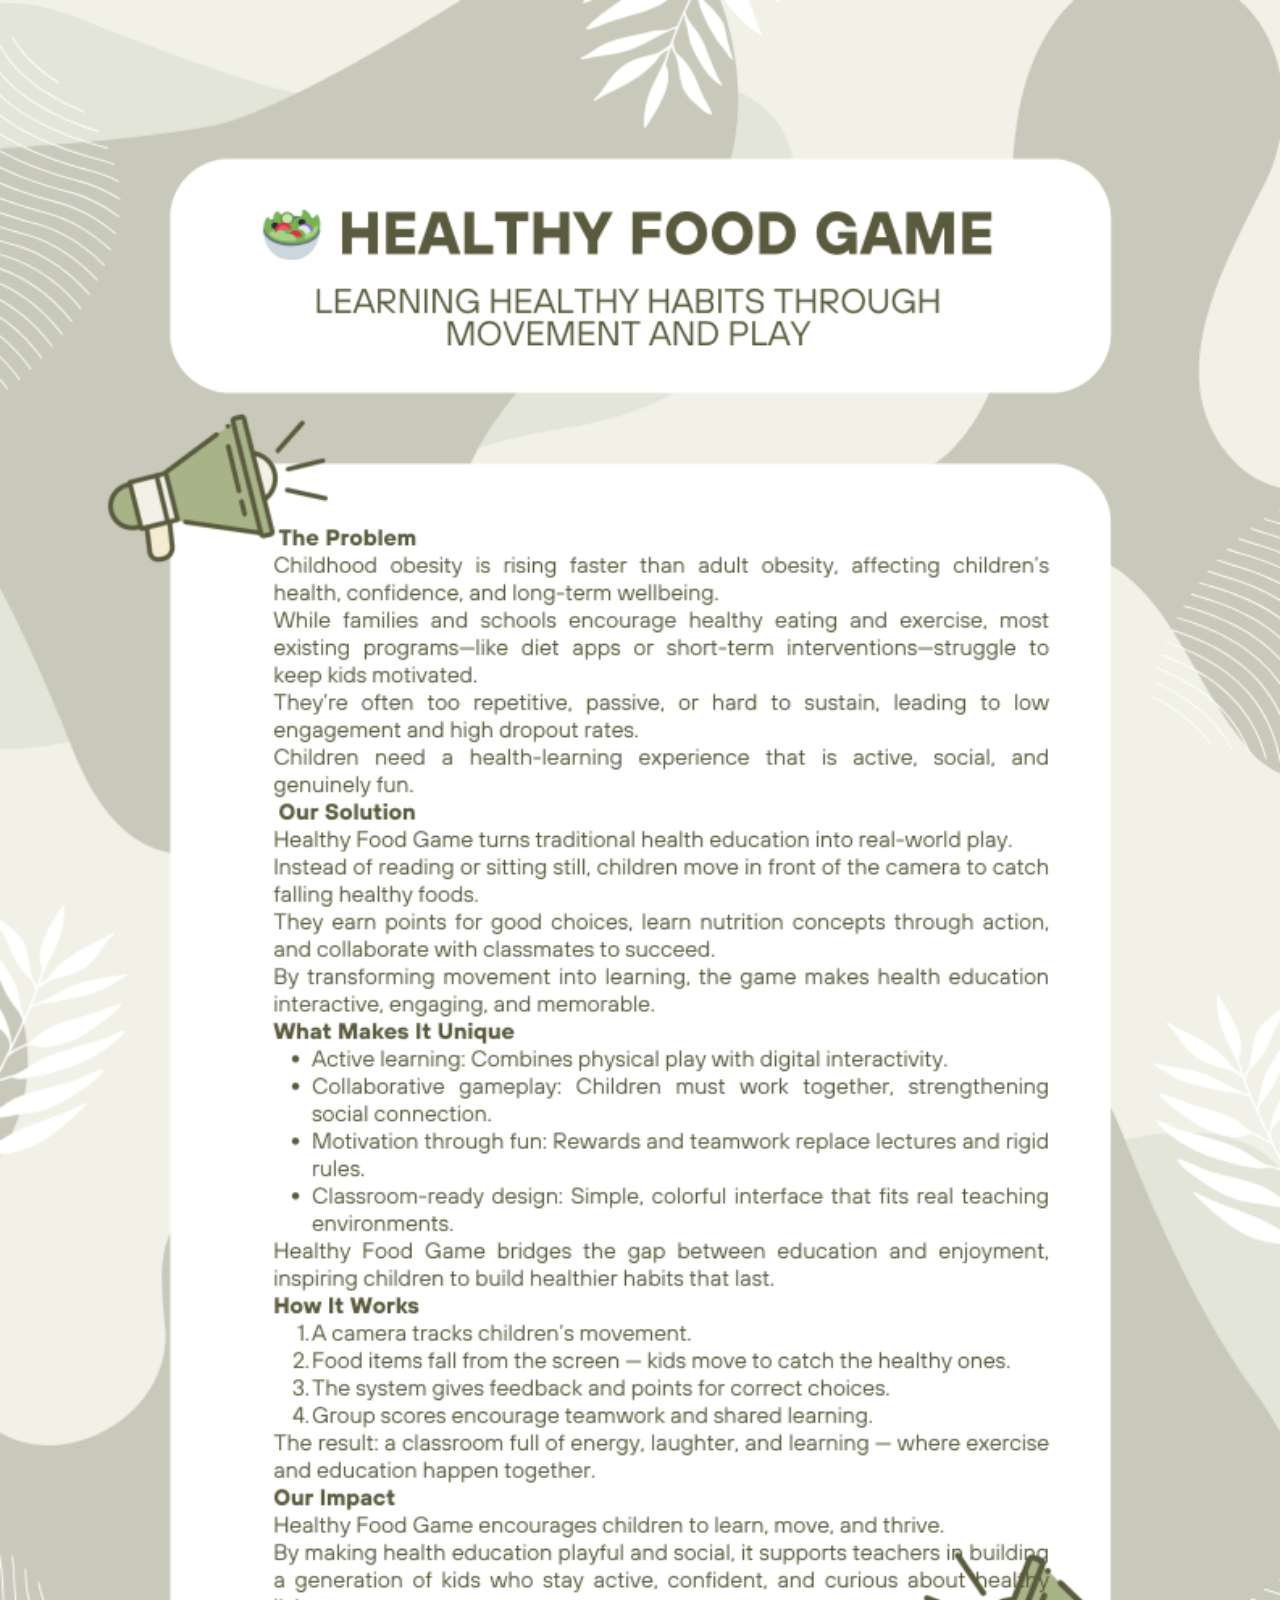
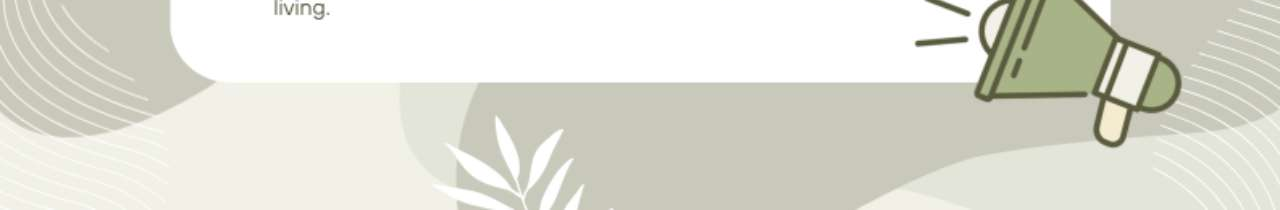
<file: More.html>
<!doctype html>
<html lang="zh-CN">
  <head>
    <meta charset="utf-8" />
    <meta name="viewport" content="width=device-width, initial-scale=1" />
    <title>Full-Page Scrollable Image</title>
    <style>
      html, body {
        margin: 0;
        padding: 0;
        background: #000; /* 背景为黑色，便于衬托白色A4 */
      }
      body {
        overflow-y: auto; /* 允许上下滚动 */
        overflow-x: hidden; /* 禁止水平滚动 */
      }
      img.fullpage {
        display: block;
        width: 100%;          /* 宽度占满屏幕 */
        height: auto;         /* 保持比例 */
        max-width: 100vw;     /* 避免溢出屏幕宽度 */
        user-select: none;
        -webkit-user-drag: none;
      }
    </style>
  </head>
  <body>
    <img class="fullpage" src="page1.jpg" alt="More" />
  </body>
</html>
</file>
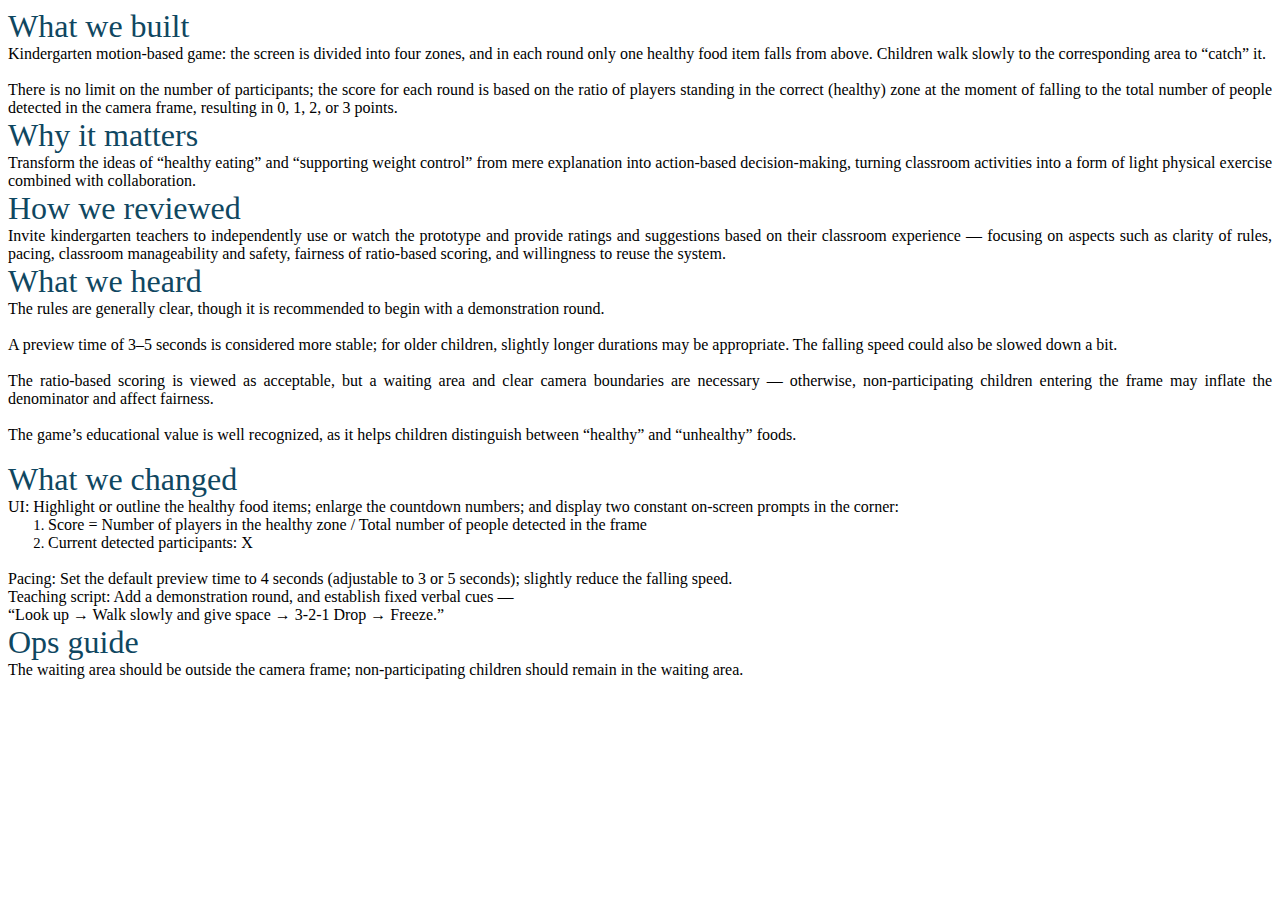
<file: Test.htmL>
<html>

<head>
<meta http-equiv=Content-Type content="text/html; charset=gb2312">
<meta name=Generator content="Microsoft Word 15 (filtered)">
<style>
<!--
 /* Font Definitions */
 @font-face
	{font-family:Wingdings;
	panose-1:5 0 0 0 0 0 0 0 0 0;}
@font-face
	{font-family:����;
	panose-1:2 1 6 0 3 1 1 1 1 1;}
@font-face
	{font-family:"Cambria Math";
	panose-1:2 4 5 3 5 4 6 3 2 4;}
@font-face
	{font-family:����;
	panose-1:2 1 6 0 3 1 1 1 1 1;}
@font-face
	{font-family:"���� Light";
	panose-1:2 1 6 0 3 1 1 1 1 1;}
@font-face
	{font-family:"\@����";
	panose-1:2 1 6 0 3 1 1 1 1 1;}
@font-face
	{font-family:"\@���� Light";
	panose-1:2 1 6 0 3 1 1 1 1 1;}
@font-face
	{font-family:"\@����";
	panose-1:2 1 6 0 3 1 1 1 1 1;}
 /* Style Definitions */
 p.MsoNormal, li.MsoNormal, div.MsoNormal
	{margin:0cm;
	margin-bottom:.0001pt;
	text-align:justify;
	text-justify:inter-ideograph;
	font-size:11.0pt;
	font-family:����;}
h1
	{mso-style-link:"���� 1 Char";
	margin-top:24.0pt;
	margin-right:0cm;
	margin-bottom:4.0pt;
	margin-left:0cm;
	text-align:justify;
	text-justify:inter-ideograph;
	page-break-after:avoid;
	font-size:24.0pt;
	font-family:"���� Light";
	color:#0F4761;
	font-weight:normal;}
h2
	{mso-style-link:"���� 2 Char";
	margin-top:8.0pt;
	margin-right:0cm;
	margin-bottom:4.0pt;
	margin-left:0cm;
	text-align:justify;
	text-justify:inter-ideograph;
	page-break-after:avoid;
	font-size:20.0pt;
	font-family:"���� Light";
	color:#0F4761;
	font-weight:normal;}
h3
	{mso-style-link:"���� 3 Char";
	margin-top:8.0pt;
	margin-right:0cm;
	margin-bottom:4.0pt;
	margin-left:0cm;
	text-align:justify;
	text-justify:inter-ideograph;
	page-break-after:avoid;
	font-size:16.0pt;
	font-family:"���� Light";
	color:#0F4761;
	font-weight:normal;}
h4
	{mso-style-link:"���� 4 Char";
	margin-top:4.0pt;
	margin-right:0cm;
	margin-bottom:2.0pt;
	margin-left:0cm;
	text-align:justify;
	text-justify:inter-ideograph;
	page-break-after:avoid;
	font-size:14.0pt;
	font-family:����;
	color:#0F4761;
	font-weight:normal;}
h5
	{mso-style-link:"���� 5 Char";
	margin-top:4.0pt;
	margin-right:0cm;
	margin-bottom:2.0pt;
	margin-left:0cm;
	text-align:justify;
	text-justify:inter-ideograph;
	page-break-after:avoid;
	font-size:12.0pt;
	font-family:����;
	color:#0F4761;
	font-weight:normal;}
h6
	{mso-style-link:"���� 6 Char";
	margin-top:2.0pt;
	margin-right:0cm;
	margin-bottom:0cm;
	margin-left:0cm;
	margin-bottom:.0001pt;
	text-align:justify;
	text-justify:inter-ideograph;
	page-break-after:avoid;
	font-size:11.0pt;
	font-family:����;
	color:#0F4761;
	font-weight:bold;}
p.MsoHeading7, li.MsoHeading7, div.MsoHeading7
	{mso-style-link:"���� 7 Char";
	margin-top:2.0pt;
	margin-right:0cm;
	margin-bottom:0cm;
	margin-left:0cm;
	margin-bottom:.0001pt;
	text-align:justify;
	text-justify:inter-ideograph;
	page-break-after:avoid;
	font-size:11.0pt;
	font-family:����;
	color:#595959;
	font-weight:bold;}
p.MsoHeading8, li.MsoHeading8, div.MsoHeading8
	{mso-style-link:"���� 8 Char";
	margin:0cm;
	margin-bottom:.0001pt;
	text-align:justify;
	text-justify:inter-ideograph;
	page-break-after:avoid;
	font-size:11.0pt;
	font-family:����;
	color:#595959;}
p.MsoHeading9, li.MsoHeading9, div.MsoHeading9
	{mso-style-link:"���� 9 Char";
	margin:0cm;
	margin-bottom:.0001pt;
	text-align:justify;
	text-justify:inter-ideograph;
	page-break-after:avoid;
	font-size:11.0pt;
	font-family:����;
	color:#595959;}
p.MsoTitle, li.MsoTitle, div.MsoTitle
	{mso-style-link:"���� Char";
	margin-top:0cm;
	margin-right:0cm;
	margin-bottom:4.0pt;
	margin-left:0cm;
	text-align:center;
	font-size:28.0pt;
	font-family:"���� Light";
	letter-spacing:-.5pt;}
p.MsoTitleCxSpFirst, li.MsoTitleCxSpFirst, div.MsoTitleCxSpFirst
	{mso-style-link:"���� Char";
	margin:0cm;
	margin-bottom:.0001pt;
	text-align:center;
	font-size:28.0pt;
	font-family:"���� Light";
	letter-spacing:-.5pt;}
p.MsoTitleCxSpMiddle, li.MsoTitleCxSpMiddle, div.MsoTitleCxSpMiddle
	{mso-style-link:"���� Char";
	margin:0cm;
	margin-bottom:.0001pt;
	text-align:center;
	font-size:28.0pt;
	font-family:"���� Light";
	letter-spacing:-.5pt;}
p.MsoTitleCxSpLast, li.MsoTitleCxSpLast, div.MsoTitleCxSpLast
	{mso-style-link:"���� Char";
	margin-top:0cm;
	margin-right:0cm;
	margin-bottom:4.0pt;
	margin-left:0cm;
	text-align:center;
	font-size:28.0pt;
	font-family:"���� Light";
	letter-spacing:-.5pt;}
p.MsoSubtitle, li.MsoSubtitle, div.MsoSubtitle
	{mso-style-link:"������ Char";
	margin-top:0cm;
	margin-right:0cm;
	margin-bottom:8.0pt;
	margin-left:0cm;
	text-align:center;
	font-size:14.0pt;
	font-family:"���� Light";
	color:#595959;
	letter-spacing:.75pt;}
p
	{margin-right:0cm;
	margin-left:0cm;
	font-size:12.0pt;
	font-family:����;}
p.MsoListParagraph, li.MsoListParagraph, div.MsoListParagraph
	{margin-top:0cm;
	margin-right:0cm;
	margin-bottom:0cm;
	margin-left:36.0pt;
	margin-bottom:.0001pt;
	text-align:justify;
	text-justify:inter-ideograph;
	font-size:11.0pt;
	font-family:����;}
p.MsoListParagraphCxSpFirst, li.MsoListParagraphCxSpFirst, div.MsoListParagraphCxSpFirst
	{margin-top:0cm;
	margin-right:0cm;
	margin-bottom:0cm;
	margin-left:36.0pt;
	margin-bottom:.0001pt;
	text-align:justify;
	text-justify:inter-ideograph;
	font-size:11.0pt;
	font-family:����;}
p.MsoListParagraphCxSpMiddle, li.MsoListParagraphCxSpMiddle, div.MsoListParagraphCxSpMiddle
	{margin-top:0cm;
	margin-right:0cm;
	margin-bottom:0cm;
	margin-left:36.0pt;
	margin-bottom:.0001pt;
	text-align:justify;
	text-justify:inter-ideograph;
	font-size:11.0pt;
	font-family:����;}
p.MsoListParagraphCxSpLast, li.MsoListParagraphCxSpLast, div.MsoListParagraphCxSpLast
	{margin-top:0cm;
	margin-right:0cm;
	margin-bottom:0cm;
	margin-left:36.0pt;
	margin-bottom:.0001pt;
	text-align:justify;
	text-justify:inter-ideograph;
	font-size:11.0pt;
	font-family:����;}
p.MsoQuote, li.MsoQuote, div.MsoQuote
	{mso-style-link:"���� Char";
	margin-top:8.0pt;
	margin-right:0cm;
	margin-bottom:8.0pt;
	margin-left:0cm;
	text-align:center;
	font-size:11.0pt;
	font-family:����;
	color:#404040;
	font-style:italic;}
p.MsoIntenseQuote, li.MsoIntenseQuote, div.MsoIntenseQuote
	{mso-style-link:"�������� Char";
	margin-top:18.0pt;
	margin-right:43.2pt;
	margin-bottom:18.0pt;
	margin-left:43.2pt;
	text-align:center;
	border:none;
	padding:0cm;
	font-size:11.0pt;
	font-family:����;
	color:#0F4761;
	font-style:italic;}
span.MsoIntenseEmphasis
	{color:#0F4761;
	font-style:italic;}
span.MsoIntenseReference
	{font-variant:small-caps;
	color:#0F4761;
	letter-spacing:.25pt;
	font-weight:bold;}
span.1Char
	{mso-style-name:"���� 1 Char";
	mso-style-link:"���� 1";
	font-family:"���� Light";
	color:#0F4761;}
span.2Char
	{mso-style-name:"���� 2 Char";
	mso-style-link:"���� 2";
	font-family:"���� Light";
	color:#0F4761;}
span.3Char
	{mso-style-name:"���� 3 Char";
	mso-style-link:"���� 3";
	font-family:"���� Light";
	color:#0F4761;}
span.4Char
	{mso-style-name:"���� 4 Char";
	mso-style-link:"���� 4";
	font-family:"Times New Roman","serif";
	color:#0F4761;}
span.5Char
	{mso-style-name:"���� 5 Char";
	mso-style-link:"���� 5";
	font-family:"Times New Roman","serif";
	color:#0F4761;}
span.6Char
	{mso-style-name:"���� 6 Char";
	mso-style-link:"���� 6";
	font-family:"Times New Roman","serif";
	color:#0F4761;
	font-weight:bold;}
span.7Char
	{mso-style-name:"���� 7 Char";
	mso-style-link:"���� 7";
	font-family:"Times New Roman","serif";
	color:#595959;
	font-weight:bold;}
span.8Char
	{mso-style-name:"���� 8 Char";
	mso-style-link:"���� 8";
	font-family:"Times New Roman","serif";
	color:#595959;}
span.9Char
	{mso-style-name:"���� 9 Char";
	mso-style-link:"���� 9";
	font-family:"���� Light";
	color:#595959;}
span.Char
	{mso-style-name:"���� Char";
	mso-style-link:����;
	font-family:"���� Light";
	letter-spacing:-.5pt;}
span.Char0
	{mso-style-name:"������ Char";
	mso-style-link:������;
	font-family:"���� Light";
	color:#595959;
	letter-spacing:.75pt;}
span.Char1
	{mso-style-name:"���� Char";
	mso-style-link:����;
	color:#404040;
	font-style:italic;}
span.Char2
	{mso-style-name:"�������� Char";
	mso-style-link:��������;
	color:#0F4761;
	font-style:italic;}
.MsoChpDefault
	{font-size:11.0pt;
	font-family:����;}
 /* Page Definitions */
 @page WordSection1
	{size:595.3pt 841.9pt;
	margin:72.0pt 90.0pt 72.0pt 90.0pt;
	layout-grid:15.6pt;}
div.WordSection1
	{page:WordSection1;}
 /* List Definitions */
 ol
	{margin-bottom:0cm;}
ul
	{margin-bottom:0cm;}
-->
</style>

</head>

<body lang=ZH-CN style='text-justify-trim:punctuation'>

<div class=WordSection1 style='layout-grid:15.6pt'>

<p class=MsoNormal><span lang=EN-US style='font-size:24.0pt;font-family:"Times New Roman","serif";
color:#0F4761'>What we built</span></p>

<p class=MsoNormal><span lang=EN-US style='font-size:12.0pt;font-family:"Times New Roman","serif"'>Kindergarten
motion-based game: the screen is divided into four zones, and in each round
only one healthy food item falls from above. Children walk slowly to the
corresponding area to ��catch�� it.</span></p>

<p class=MsoNormal><span lang=EN-US style='font-size:12.0pt;font-family:"Times New Roman","serif"'>&nbsp;</span></p>

<p class=MsoNormal><span lang=EN-US style='font-size:12.0pt;font-family:"Times New Roman","serif"'>There
is no limit on the number of participants; the score for each round is based on
the ratio of players standing in the correct (healthy) zone at the moment of
falling to the total number of people detected in the camera frame, resulting
in 0, 1, 2, or 3 points.</span></p>

<p class=MsoNormal><span lang=EN-US style='font-size:24.0pt;font-family:"Times New Roman","serif";
color:#0F4761'>Why it matters</span></p>

<p class=MsoNormal><span lang=EN-US style='font-size:12.0pt;font-family:"Times New Roman","serif"'>Transform
the ideas of ��healthy eating�� and ��supporting weight control�� from mere
explanation into action-based decision-making, turning classroom activities
into a form of light physical exercise combined with collaboration.</span></p>

<p class=MsoNormal><span lang=EN-US style='font-size:24.0pt;font-family:"Times New Roman","serif";
color:#0F4761'>How we reviewed</span></p>

<p class=MsoNormal><span lang=EN-US style='font-size:12.0pt;font-family:"Times New Roman","serif"'>Invite
kindergarten teachers to independently use or watch the prototype and provide
ratings and suggestions based on their classroom experience �� focusing on
aspects such as clarity of rules, pacing, classroom manageability and safety,
fairness of ratio-based scoring, and willingness to reuse the system.</span></p>

<p class=MsoNormal><span lang=EN-US style='font-size:24.0pt;font-family:"Times New Roman","serif";
color:#0F4761'>What we heard</span></p>

<p class=MsoNormal><span lang=EN-US style='font-size:12.0pt;font-family:"Times New Roman","serif"'>The
rules are generally clear, though it is recommended to begin with a
demonstration round.</span></p>

<p class=MsoNormal><span lang=EN-US style='font-size:12.0pt;font-family:"Times New Roman","serif"'>&nbsp;</span></p>

<p class=MsoNormal><span lang=EN-US style='font-size:12.0pt;font-family:"Times New Roman","serif"'>A
preview time of 3�C5 seconds is considered more stable; for older children,
slightly longer durations may be appropriate. The falling speed could also be
slowed down a bit.</span></p>

<p class=MsoNormal><span lang=EN-US style='font-size:12.0pt;font-family:"Times New Roman","serif"'>&nbsp;</span></p>

<p class=MsoNormal><span lang=EN-US style='font-size:12.0pt;font-family:"Times New Roman","serif"'>The
ratio-based scoring is viewed as acceptable, but a waiting area and clear
camera boundaries are necessary �� otherwise, non-participating children
entering the frame may inflate the denominator and affect fairness.</span></p>

<p class=MsoNormal><span lang=EN-US style='font-size:12.0pt;font-family:"Times New Roman","serif"'>&nbsp;</span></p>

<p class=MsoNormal><span lang=EN-US style='font-size:12.0pt;font-family:"Times New Roman","serif"'>The
game��s educational value is well recognized, as it helps children distinguish
between ��healthy�� and ��unhealthy�� foods.</span></p>

<p class=MsoNormal><span lang=EN-US>&nbsp;</span></p>

<p class=MsoNormal><span lang=EN-US style='font-size:24.0pt;font-family:"Times New Roman","serif";
color:#0F4761'>What we changed</span></p>

<p class=MsoNormal><span lang=EN-US style='font-size:12.0pt;font-family:"Times New Roman","serif"'>UI:
Highlight or outline the healthy food items; enlarge the countdown numbers; and
display two constant on-screen prompts in the corner: </span></p>

<ol style='margin-top:0cm' start=1 type=1>
 <li class=MsoNormal><span lang=EN-US style='font-size:12.0pt;font-family:"Times New Roman","serif"'>Score
     = Number of players in the healthy zone / Total number of people detected
     in the frame </span></li>
 <li class=MsoNormal><span lang=EN-US style='font-size:12.0pt;font-family:"Times New Roman","serif"'>Current
     detected participants: X</span></li>
</ol>

<p class=MsoNormal><span lang=EN-US style='font-size:12.0pt;font-family:"Times New Roman","serif"'>&nbsp;</span></p>

<p class=MsoNormal><span lang=EN-US style='font-size:12.0pt;font-family:"Times New Roman","serif"'>Pacing:
Set the default preview time to 4 seconds (adjustable to 3 or 5 seconds);
slightly reduce the falling speed.</span></p>

<p class=MsoNormal><span lang=EN-US style='font-size:12.0pt;font-family:"Times New Roman","serif"'>Teaching
script: Add a demonstration round, and establish fixed verbal cues ��<br>
��Look up �� Walk slowly and give space �� 3-2-1 Drop �� Freeze.��</span></p>

<p class=MsoNormal><span lang=EN-US style='font-size:24.0pt;font-family:"Times New Roman","serif";
color:#0F4761'>Ops guide</span></p>

<p class=MsoNormal><span lang=EN-US style='font-size:12.0pt;font-family:"Times New Roman","serif"'>The
waiting area should be outside the camera frame; non-participating children
should remain in the waiting area.</span></p>

</div>

</body>

</html>
</file>
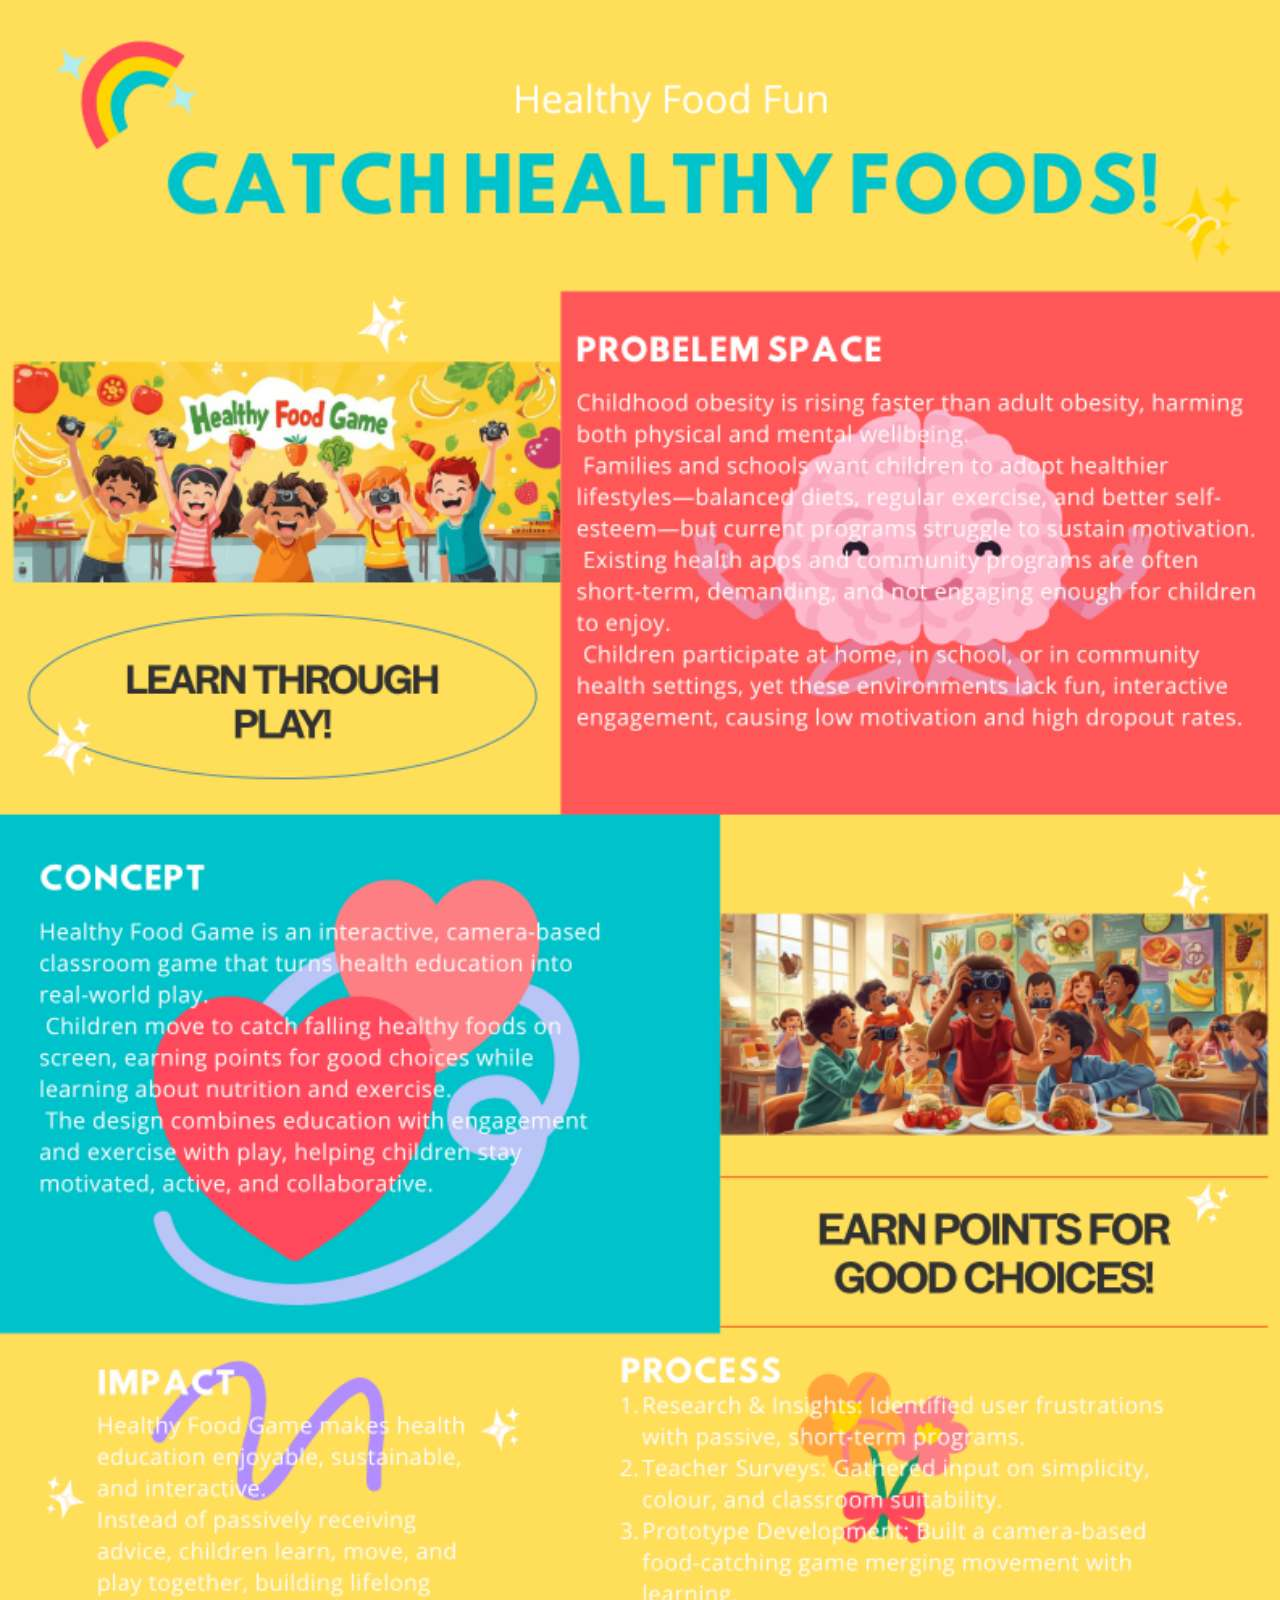
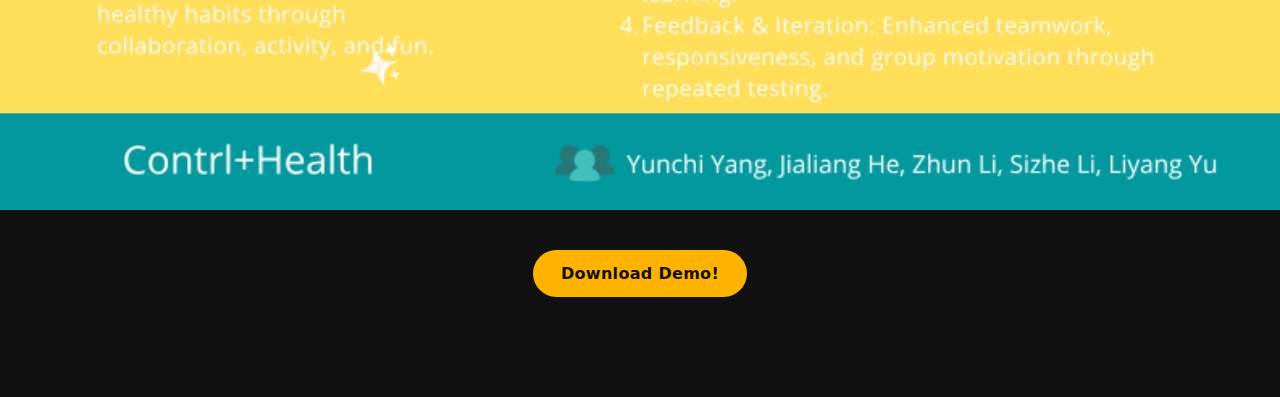
<file: Try.html>
<!DOCTYPE html>
<html lang="zh-CN">
<head>
  <meta charset="utf-8" />
  <meta name="viewport" content="width=device-width, initial-scale=1" />
  <title>Prototype</title>
  <style>
    :root {
      --bg: #111;
      --fg: #eaeaea;
      --accent: #ffb300;
    }
    html, body {
      margin: 0;
      padding: 0;
      height: 100%;
      background: var(--bg);
      color: var(--fg);
      font-family: system-ui, -apple-system, Segoe UI, Roboto, Helvetica, Arial, "PingFang SC", "Noto Sans CJK SC", "Microsoft YaHei", sans-serif;
    }

    .page {
      min-height: 100dvh;
      display: flex;
      flex-direction: column;
    }

    .hero {
      width: 100%;
      display: block;
      object-fit: cover;
    }

    .content {
      display: flex;
      flex-direction: column;
      align-items: center;
      gap: 16px;
      padding: 28px 16px 60px;
    }

    .btn {
      display: inline-flex;
      align-items: center;
      justify-content: center;
      padding: 14px 28px;
      border-radius: 999px;
      text-decoration: none;
      font-weight: 700;
      letter-spacing: .3px;
      border: 0;
      background: var(--accent);
      color: #111;
      cursor: pointer;
      transition: transform .08s ease, filter .2s ease;
      user-select: none;
    }
    .btn:active { transform: translateY(1px) scale(0.995); }

    @media (min-width: 768px) {
      .content { padding: 40px 24px 100px; gap: 18px; }
      .btn { font-size: 16px; }
    }
  </style>
</head>
<body>
  <main class="page">
    <img src="page2.jpg" alt="封面图片" class="hero" />

    <section class="content">
      <a class="btn" href="main/main/main.exe" download>Download Demo!</a>
    </section>
  </main>
</body>
</html>
</file>
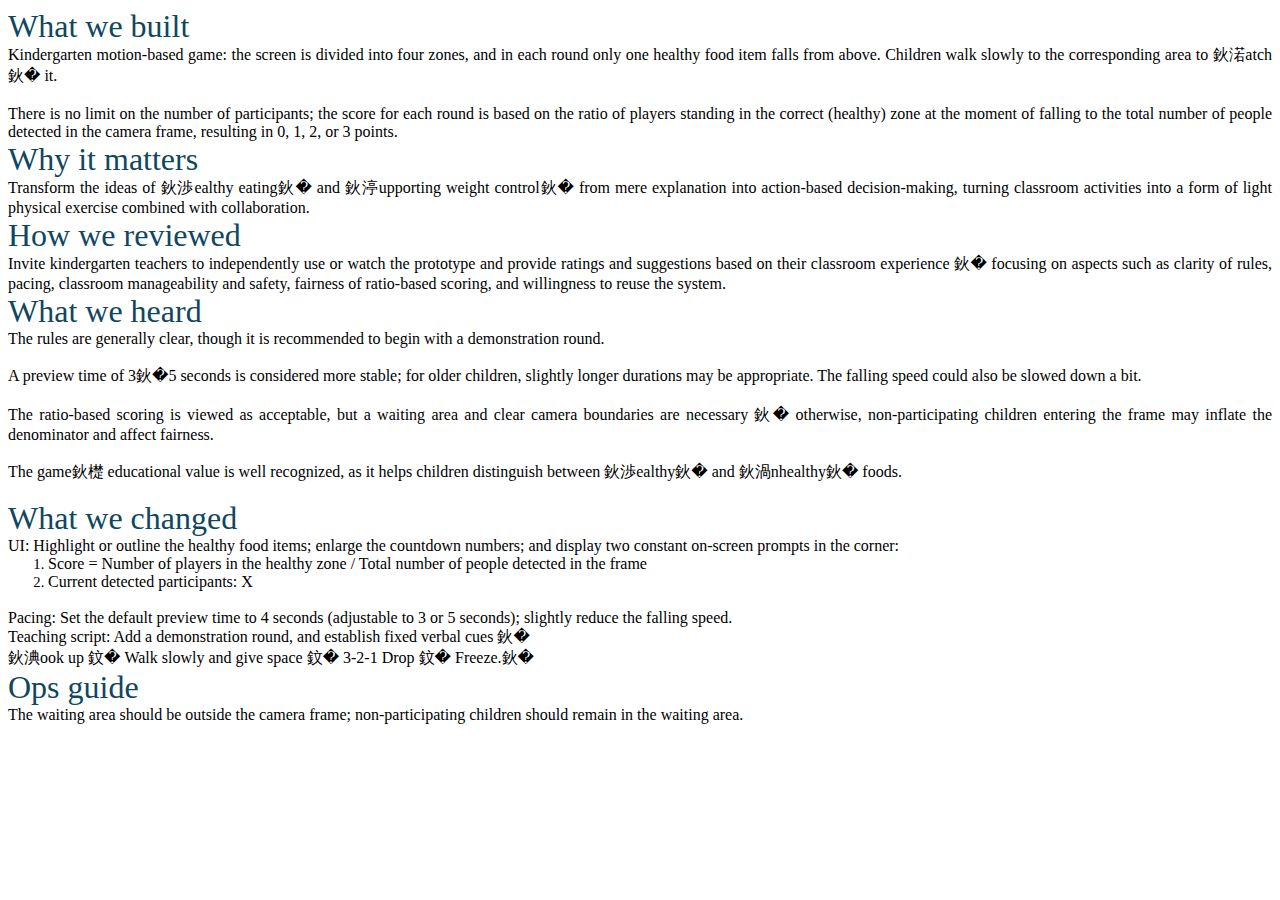
<file: web/Test.htmL>
<html>

<head>
<meta http-equiv=Content-Type content="text/html; charset=gb2312">
<meta name=Generator content="Microsoft Word 15 (filtered)">
<style>
<!--
 /* Font Definitions */
 @font-face
	{font-family:Wingdings;
	panose-1:5 0 0 0 0 0 0 0 0 0;}
@font-face
	{font-family:宋体;
	panose-1:2 1 6 0 3 1 1 1 1 1;}
@font-face
	{font-family:"Cambria Math";
	panose-1:2 4 5 3 5 4 6 3 2 4;}
@font-face
	{font-family:等线;
	panose-1:2 1 6 0 3 1 1 1 1 1;}
@font-face
	{font-family:"等线 Light";
	panose-1:2 1 6 0 3 1 1 1 1 1;}
@font-face
	{font-family:"\@宋体";
	panose-1:2 1 6 0 3 1 1 1 1 1;}
@font-face
	{font-family:"\@等线 Light";
	panose-1:2 1 6 0 3 1 1 1 1 1;}
@font-face
	{font-family:"\@等线";
	panose-1:2 1 6 0 3 1 1 1 1 1;}
 /* Style Definitions */
 p.MsoNormal, li.MsoNormal, div.MsoNormal
	{margin:0cm;
	margin-bottom:.0001pt;
	text-align:justify;
	text-justify:inter-ideograph;
	font-size:11.0pt;
	font-family:等线;}
h1
	{mso-style-link:"标题 1 Char";
	margin-top:24.0pt;
	margin-right:0cm;
	margin-bottom:4.0pt;
	margin-left:0cm;
	text-align:justify;
	text-justify:inter-ideograph;
	page-break-after:avoid;
	font-size:24.0pt;
	font-family:"等线 Light";
	color:#0F4761;
	font-weight:normal;}
h2
	{mso-style-link:"标题 2 Char";
	margin-top:8.0pt;
	margin-right:0cm;
	margin-bottom:4.0pt;
	margin-left:0cm;
	text-align:justify;
	text-justify:inter-ideograph;
	page-break-after:avoid;
	font-size:20.0pt;
	font-family:"等线 Light";
	color:#0F4761;
	font-weight:normal;}
h3
	{mso-style-link:"标题 3 Char";
	margin-top:8.0pt;
	margin-right:0cm;
	margin-bottom:4.0pt;
	margin-left:0cm;
	text-align:justify;
	text-justify:inter-ideograph;
	page-break-after:avoid;
	font-size:16.0pt;
	font-family:"等线 Light";
	color:#0F4761;
	font-weight:normal;}
h4
	{mso-style-link:"标题 4 Char";
	margin-top:4.0pt;
	margin-right:0cm;
	margin-bottom:2.0pt;
	margin-left:0cm;
	text-align:justify;
	text-justify:inter-ideograph;
	page-break-after:avoid;
	font-size:14.0pt;
	font-family:等线;
	color:#0F4761;
	font-weight:normal;}
h5
	{mso-style-link:"标题 5 Char";
	margin-top:4.0pt;
	margin-right:0cm;
	margin-bottom:2.0pt;
	margin-left:0cm;
	text-align:justify;
	text-justify:inter-ideograph;
	page-break-after:avoid;
	font-size:12.0pt;
	font-family:等线;
	color:#0F4761;
	font-weight:normal;}
h6
	{mso-style-link:"标题 6 Char";
	margin-top:2.0pt;
	margin-right:0cm;
	margin-bottom:0cm;
	margin-left:0cm;
	margin-bottom:.0001pt;
	text-align:justify;
	text-justify:inter-ideograph;
	page-break-after:avoid;
	font-size:11.0pt;
	font-family:等线;
	color:#0F4761;
	font-weight:bold;}
p.MsoHeading7, li.MsoHeading7, div.MsoHeading7
	{mso-style-link:"标题 7 Char";
	margin-top:2.0pt;
	margin-right:0cm;
	margin-bottom:0cm;
	margin-left:0cm;
	margin-bottom:.0001pt;
	text-align:justify;
	text-justify:inter-ideograph;
	page-break-after:avoid;
	font-size:11.0pt;
	font-family:等线;
	color:#595959;
	font-weight:bold;}
p.MsoHeading8, li.MsoHeading8, div.MsoHeading8
	{mso-style-link:"标题 8 Char";
	margin:0cm;
	margin-bottom:.0001pt;
	text-align:justify;
	text-justify:inter-ideograph;
	page-break-after:avoid;
	font-size:11.0pt;
	font-family:等线;
	color:#595959;}
p.MsoHeading9, li.MsoHeading9, div.MsoHeading9
	{mso-style-link:"标题 9 Char";
	margin:0cm;
	margin-bottom:.0001pt;
	text-align:justify;
	text-justify:inter-ideograph;
	page-break-after:avoid;
	font-size:11.0pt;
	font-family:等线;
	color:#595959;}
p.MsoTitle, li.MsoTitle, div.MsoTitle
	{mso-style-link:"标题 Char";
	margin-top:0cm;
	margin-right:0cm;
	margin-bottom:4.0pt;
	margin-left:0cm;
	text-align:center;
	font-size:28.0pt;
	font-family:"等线 Light";
	letter-spacing:-.5pt;}
p.MsoTitleCxSpFirst, li.MsoTitleCxSpFirst, div.MsoTitleCxSpFirst
	{mso-style-link:"标题 Char";
	margin:0cm;
	margin-bottom:.0001pt;
	text-align:center;
	font-size:28.0pt;
	font-family:"等线 Light";
	letter-spacing:-.5pt;}
p.MsoTitleCxSpMiddle, li.MsoTitleCxSpMiddle, div.MsoTitleCxSpMiddle
	{mso-style-link:"标题 Char";
	margin:0cm;
	margin-bottom:.0001pt;
	text-align:center;
	font-size:28.0pt;
	font-family:"等线 Light";
	letter-spacing:-.5pt;}
p.MsoTitleCxSpLast, li.MsoTitleCxSpLast, div.MsoTitleCxSpLast
	{mso-style-link:"标题 Char";
	margin-top:0cm;
	margin-right:0cm;
	margin-bottom:4.0pt;
	margin-left:0cm;
	text-align:center;
	font-size:28.0pt;
	font-family:"等线 Light";
	letter-spacing:-.5pt;}
p.MsoSubtitle, li.MsoSubtitle, div.MsoSubtitle
	{mso-style-link:"副标题 Char";
	margin-top:0cm;
	margin-right:0cm;
	margin-bottom:8.0pt;
	margin-left:0cm;
	text-align:center;
	font-size:14.0pt;
	font-family:"等线 Light";
	color:#595959;
	letter-spacing:.75pt;}
p
	{margin-right:0cm;
	margin-left:0cm;
	font-size:12.0pt;
	font-family:宋体;}
p.MsoListParagraph, li.MsoListParagraph, div.MsoListParagraph
	{margin-top:0cm;
	margin-right:0cm;
	margin-bottom:0cm;
	margin-left:36.0pt;
	margin-bottom:.0001pt;
	text-align:justify;
	text-justify:inter-ideograph;
	font-size:11.0pt;
	font-family:等线;}
p.MsoListParagraphCxSpFirst, li.MsoListParagraphCxSpFirst, div.MsoListParagraphCxSpFirst
	{margin-top:0cm;
	margin-right:0cm;
	margin-bottom:0cm;
	margin-left:36.0pt;
	margin-bottom:.0001pt;
	text-align:justify;
	text-justify:inter-ideograph;
	font-size:11.0pt;
	font-family:等线;}
p.MsoListParagraphCxSpMiddle, li.MsoListParagraphCxSpMiddle, div.MsoListParagraphCxSpMiddle
	{margin-top:0cm;
	margin-right:0cm;
	margin-bottom:0cm;
	margin-left:36.0pt;
	margin-bottom:.0001pt;
	text-align:justify;
	text-justify:inter-ideograph;
	font-size:11.0pt;
	font-family:等线;}
p.MsoListParagraphCxSpLast, li.MsoListParagraphCxSpLast, div.MsoListParagraphCxSpLast
	{margin-top:0cm;
	margin-right:0cm;
	margin-bottom:0cm;
	margin-left:36.0pt;
	margin-bottom:.0001pt;
	text-align:justify;
	text-justify:inter-ideograph;
	font-size:11.0pt;
	font-family:等线;}
p.MsoQuote, li.MsoQuote, div.MsoQuote
	{mso-style-link:"引用 Char";
	margin-top:8.0pt;
	margin-right:0cm;
	margin-bottom:8.0pt;
	margin-left:0cm;
	text-align:center;
	font-size:11.0pt;
	font-family:等线;
	color:#404040;
	font-style:italic;}
p.MsoIntenseQuote, li.MsoIntenseQuote, div.MsoIntenseQuote
	{mso-style-link:"明显引用 Char";
	margin-top:18.0pt;
	margin-right:43.2pt;
	margin-bottom:18.0pt;
	margin-left:43.2pt;
	text-align:center;
	border:none;
	padding:0cm;
	font-size:11.0pt;
	font-family:等线;
	color:#0F4761;
	font-style:italic;}
span.MsoIntenseEmphasis
	{color:#0F4761;
	font-style:italic;}
span.MsoIntenseReference
	{font-variant:small-caps;
	color:#0F4761;
	letter-spacing:.25pt;
	font-weight:bold;}
span.1Char
	{mso-style-name:"标题 1 Char";
	mso-style-link:"标题 1";
	font-family:"等线 Light";
	color:#0F4761;}
span.2Char
	{mso-style-name:"标题 2 Char";
	mso-style-link:"标题 2";
	font-family:"等线 Light";
	color:#0F4761;}
span.3Char
	{mso-style-name:"标题 3 Char";
	mso-style-link:"标题 3";
	font-family:"等线 Light";
	color:#0F4761;}
span.4Char
	{mso-style-name:"标题 4 Char";
	mso-style-link:"标题 4";
	font-family:"Times New Roman","serif";
	color:#0F4761;}
span.5Char
	{mso-style-name:"标题 5 Char";
	mso-style-link:"标题 5";
	font-family:"Times New Roman","serif";
	color:#0F4761;}
span.6Char
	{mso-style-name:"标题 6 Char";
	mso-style-link:"标题 6";
	font-family:"Times New Roman","serif";
	color:#0F4761;
	font-weight:bold;}
span.7Char
	{mso-style-name:"标题 7 Char";
	mso-style-link:"标题 7";
	font-family:"Times New Roman","serif";
	color:#595959;
	font-weight:bold;}
span.8Char
	{mso-style-name:"标题 8 Char";
	mso-style-link:"标题 8";
	font-family:"Times New Roman","serif";
	color:#595959;}
span.9Char
	{mso-style-name:"标题 9 Char";
	mso-style-link:"标题 9";
	font-family:"等线 Light";
	color:#595959;}
span.Char
	{mso-style-name:"标题 Char";
	mso-style-link:标题;
	font-family:"等线 Light";
	letter-spacing:-.5pt;}
span.Char0
	{mso-style-name:"副标题 Char";
	mso-style-link:副标题;
	font-family:"等线 Light";
	color:#595959;
	letter-spacing:.75pt;}
span.Char1
	{mso-style-name:"引用 Char";
	mso-style-link:引用;
	color:#404040;
	font-style:italic;}
span.Char2
	{mso-style-name:"明显引用 Char";
	mso-style-link:明显引用;
	color:#0F4761;
	font-style:italic;}
.MsoChpDefault
	{font-size:11.0pt;
	font-family:等线;}
 /* Page Definitions */
 @page WordSection1
	{size:595.3pt 841.9pt;
	margin:72.0pt 90.0pt 72.0pt 90.0pt;
	layout-grid:15.6pt;}
div.WordSection1
	{page:WordSection1;}
 /* List Definitions */
 ol
	{margin-bottom:0cm;}
ul
	{margin-bottom:0cm;}
-->
</style>

</head>

<body lang=ZH-CN style='text-justify-trim:punctuation'>

<div class=WordSection1 style='layout-grid:15.6pt'>

<p class=MsoNormal><span lang=EN-US style='font-size:24.0pt;font-family:"Times New Roman","serif";
color:#0F4761'>What we built</span></p>

<p class=MsoNormal><span lang=EN-US style='font-size:12.0pt;font-family:"Times New Roman","serif"'>Kindergarten
motion-based game: the screen is divided into four zones, and in each round
only one healthy food item falls from above. Children walk slowly to the
corresponding area to “catch” it.</span></p>

<p class=MsoNormal><span lang=EN-US style='font-size:12.0pt;font-family:"Times New Roman","serif"'>&nbsp;</span></p>

<p class=MsoNormal><span lang=EN-US style='font-size:12.0pt;font-family:"Times New Roman","serif"'>There
is no limit on the number of participants; the score for each round is based on
the ratio of players standing in the correct (healthy) zone at the moment of
falling to the total number of people detected in the camera frame, resulting
in 0, 1, 2, or 3 points.</span></p>

<p class=MsoNormal><span lang=EN-US style='font-size:24.0pt;font-family:"Times New Roman","serif";
color:#0F4761'>Why it matters</span></p>

<p class=MsoNormal><span lang=EN-US style='font-size:12.0pt;font-family:"Times New Roman","serif"'>Transform
the ideas of “healthy eating” and “supporting weight control” from mere
explanation into action-based decision-making, turning classroom activities
into a form of light physical exercise combined with collaboration.</span></p>

<p class=MsoNormal><span lang=EN-US style='font-size:24.0pt;font-family:"Times New Roman","serif";
color:#0F4761'>How we reviewed</span></p>

<p class=MsoNormal><span lang=EN-US style='font-size:12.0pt;font-family:"Times New Roman","serif"'>Invite
kindergarten teachers to independently use or watch the prototype and provide
ratings and suggestions based on their classroom experience — focusing on
aspects such as clarity of rules, pacing, classroom manageability and safety,
fairness of ratio-based scoring, and willingness to reuse the system.</span></p>

<p class=MsoNormal><span lang=EN-US style='font-size:24.0pt;font-family:"Times New Roman","serif";
color:#0F4761'>What we heard</span></p>

<p class=MsoNormal><span lang=EN-US style='font-size:12.0pt;font-family:"Times New Roman","serif"'>The
rules are generally clear, though it is recommended to begin with a
demonstration round.</span></p>

<p class=MsoNormal><span lang=EN-US style='font-size:12.0pt;font-family:"Times New Roman","serif"'>&nbsp;</span></p>

<p class=MsoNormal><span lang=EN-US style='font-size:12.0pt;font-family:"Times New Roman","serif"'>A
preview time of 3–5 seconds is considered more stable; for older children,
slightly longer durations may be appropriate. The falling speed could also be
slowed down a bit.</span></p>

<p class=MsoNormal><span lang=EN-US style='font-size:12.0pt;font-family:"Times New Roman","serif"'>&nbsp;</span></p>

<p class=MsoNormal><span lang=EN-US style='font-size:12.0pt;font-family:"Times New Roman","serif"'>The
ratio-based scoring is viewed as acceptable, but a waiting area and clear
camera boundaries are necessary — otherwise, non-participating children
entering the frame may inflate the denominator and affect fairness.</span></p>

<p class=MsoNormal><span lang=EN-US style='font-size:12.0pt;font-family:"Times New Roman","serif"'>&nbsp;</span></p>

<p class=MsoNormal><span lang=EN-US style='font-size:12.0pt;font-family:"Times New Roman","serif"'>The
game’s educational value is well recognized, as it helps children distinguish
between “healthy” and “unhealthy” foods.</span></p>

<p class=MsoNormal><span lang=EN-US>&nbsp;</span></p>

<p class=MsoNormal><span lang=EN-US style='font-size:24.0pt;font-family:"Times New Roman","serif";
color:#0F4761'>What we changed</span></p>

<p class=MsoNormal><span lang=EN-US style='font-size:12.0pt;font-family:"Times New Roman","serif"'>UI:
Highlight or outline the healthy food items; enlarge the countdown numbers; and
display two constant on-screen prompts in the corner: </span></p>

<ol style='margin-top:0cm' start=1 type=1>
 <li class=MsoNormal><span lang=EN-US style='font-size:12.0pt;font-family:"Times New Roman","serif"'>Score
     = Number of players in the healthy zone / Total number of people detected
     in the frame </span></li>
 <li class=MsoNormal><span lang=EN-US style='font-size:12.0pt;font-family:"Times New Roman","serif"'>Current
     detected participants: X</span></li>
</ol>

<p class=MsoNormal><span lang=EN-US style='font-size:12.0pt;font-family:"Times New Roman","serif"'>&nbsp;</span></p>

<p class=MsoNormal><span lang=EN-US style='font-size:12.0pt;font-family:"Times New Roman","serif"'>Pacing:
Set the default preview time to 4 seconds (adjustable to 3 or 5 seconds);
slightly reduce the falling speed.</span></p>

<p class=MsoNormal><span lang=EN-US style='font-size:12.0pt;font-family:"Times New Roman","serif"'>Teaching
script: Add a demonstration round, and establish fixed verbal cues —<br>
“Look up → Walk slowly and give space → 3-2-1 Drop → Freeze.”</span></p>

<p class=MsoNormal><span lang=EN-US style='font-size:24.0pt;font-family:"Times New Roman","serif";
color:#0F4761'>Ops guide</span></p>

<p class=MsoNormal><span lang=EN-US style='font-size:12.0pt;font-family:"Times New Roman","serif"'>The
waiting area should be outside the camera frame; non-participating children
should remain in the waiting area.</span></p>

</div>

</body>

</html>
</file>
